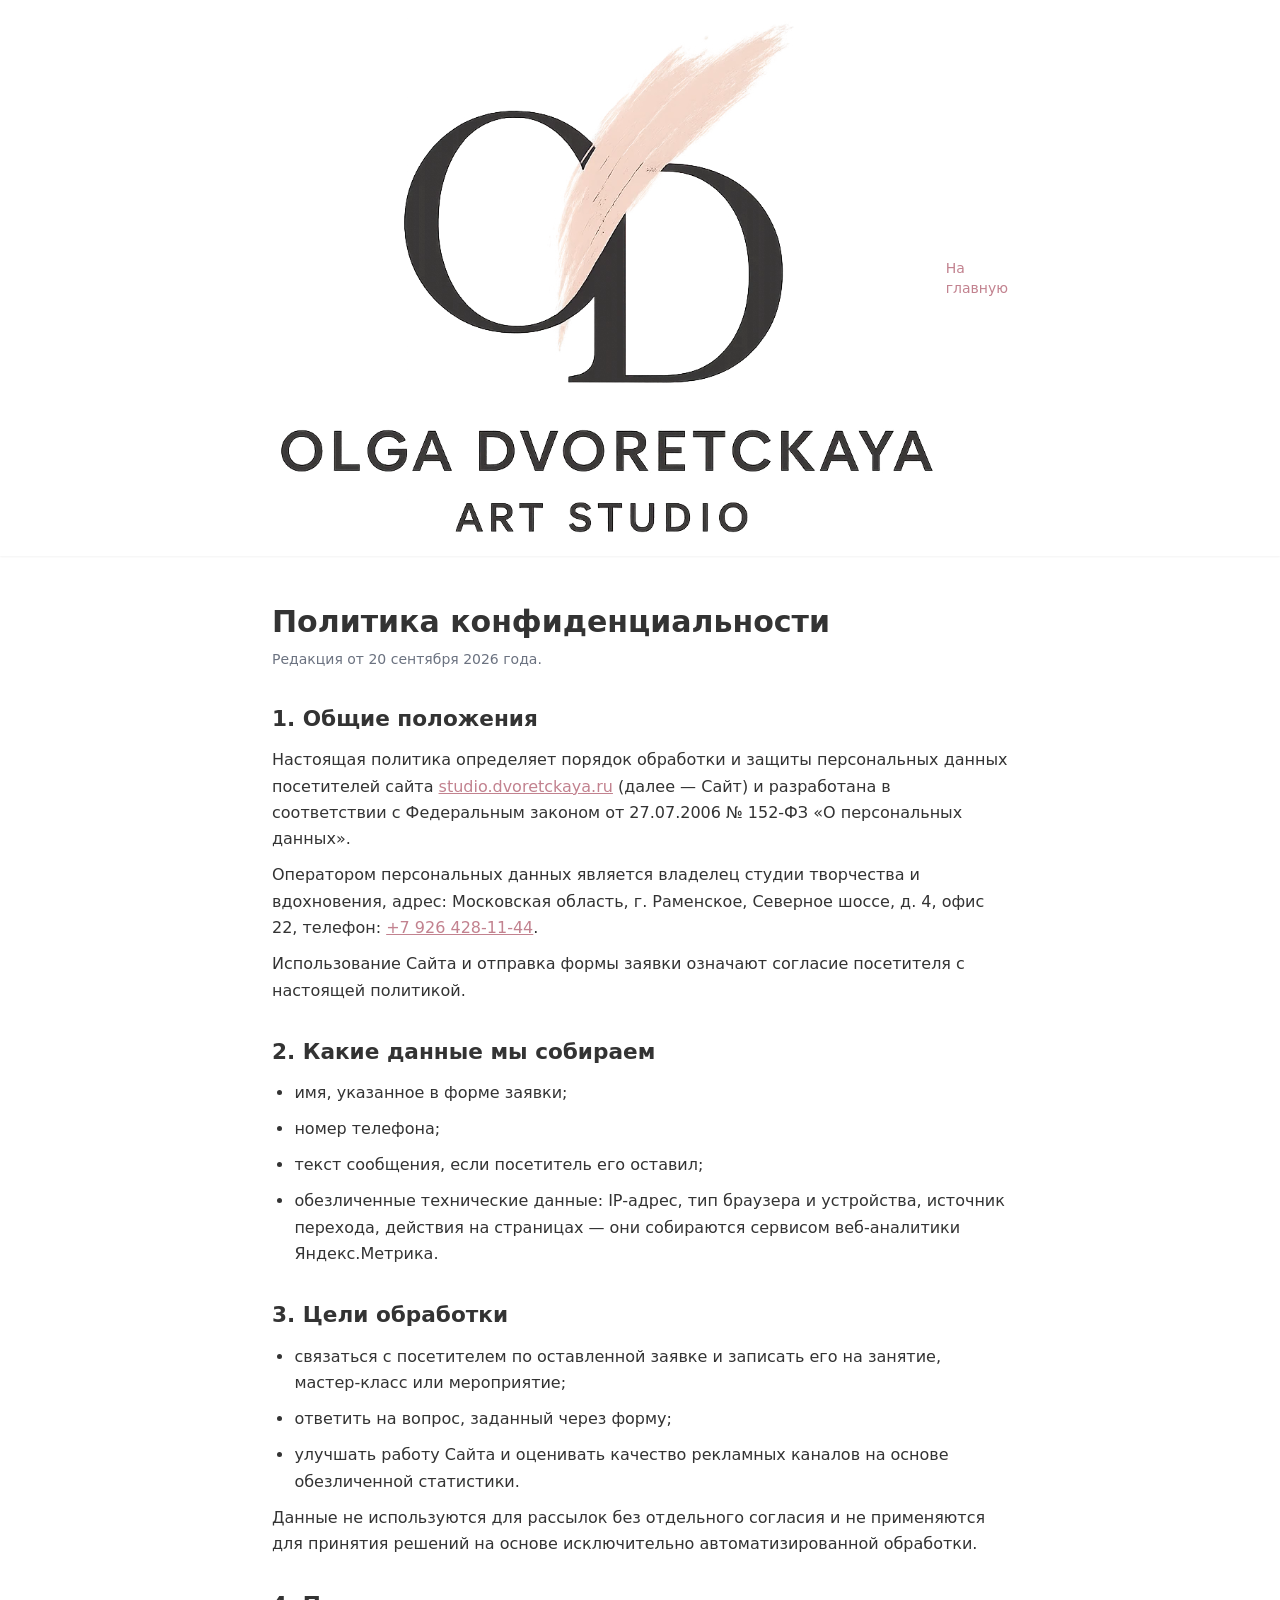
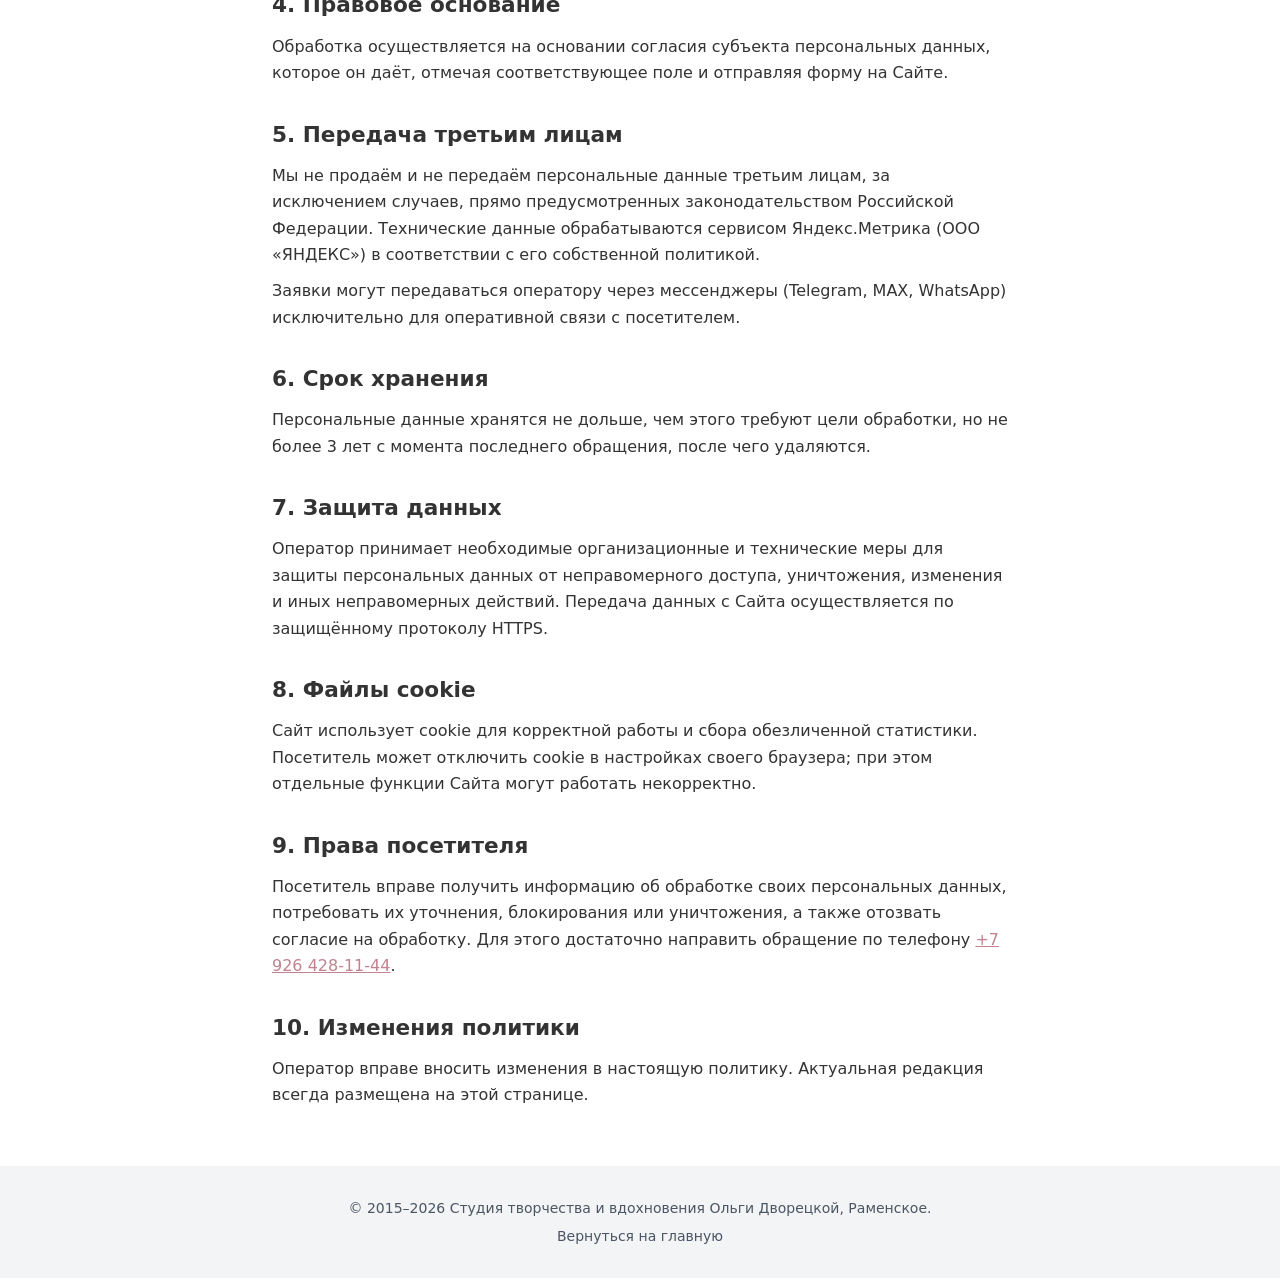
<file: privacy.html>
<!DOCTYPE html>
<html lang="ru">
<head>
    <meta charset="utf-8"/>
    <meta content="width=device-width, initial-scale=1.0" name="viewport"/>
    <title>Политика конфиденциальности — Студия творчества и вдохновения, Раменское</title>
    <meta content="Порядок обработки персональных данных на сайте студии творчества и вдохновения Ольги Дворецкой в Раменском." name="description"/>
    <meta content="noindex, follow" name="robots"/>
    <link href="https://studio.dvoretckaya.ru/privacy.html" rel="canonical"/>
    <link href="img/favicon.png" rel="icon" type="image/png"/>
    <link href="css/tailwind.min.css" rel="stylesheet"/>
    <style>
        :root { --primary-color: #C2828F; }
        body { font-family: 'Montserrat', system-ui, -apple-system, 'Segoe UI', sans-serif; color: #333; }
        .prose h2 { font-size: 1.35rem; font-weight: 700; margin: 2rem 0 .75rem; }
        .prose p, .prose li { margin-bottom: .6rem; line-height: 1.65; }
        .prose ul { list-style: disc; padding-left: 1.4rem; }
        .prose a { color: var(--primary-color); text-decoration: underline; }
    </style>
</head>
<body class="bg-white">
<header class="bg-white py-4 shadow-sm">
    <div class="max-w-3xl mx-auto px-4 flex items-center justify-between">
        <a href="/" class="flex items-center">
            <img alt="Студия творчества и вдохновения Ольги Дворецкой" class="h-14" src="img/Elegant-Art-Studio-Logo.webp">
        </a>
        <a href="/" class="text-sm underline" style="color:#C2828F">На главную</a>
    </div>
</header>

<main class="max-w-3xl mx-auto px-4 py-12 prose">
    <h1 class="text-3xl font-bold mb-2">Политика конфиденциальности</h1>
    <p class="text-sm text-gray-500">Редакция от 20 сентября 2026 года.</p>

    <h2>1. Общие положения</h2>
    <p>Настоящая политика определяет порядок обработки и защиты персональных данных посетителей сайта
        <a href="https://studio.dvoretckaya.ru/">studio.dvoretckaya.ru</a> (далее — Сайт) и разработана в соответствии
        с Федеральным законом от 27.07.2006 № 152-ФЗ «О персональных данных».</p>
    <p>Оператором персональных данных является владелец студии творчества и вдохновения, адрес: Московская область,
        г. Раменское, Северное шоссе, д. 4, офис 22, телефон: <a href="tel:+79264281144">+7 926 428-11-44</a>.</p>
    <p>Использование Сайта и отправка формы заявки означают согласие посетителя с настоящей политикой.</p>

    <h2>2. Какие данные мы собираем</h2>
    <ul>
        <li>имя, указанное в форме заявки;</li>
        <li>номер телефона;</li>
        <li>текст сообщения, если посетитель его оставил;</li>
        <li>обезличенные технические данные: IP-адрес, тип браузера и устройства, источник перехода, действия на
            страницах — они собираются сервисом веб-аналитики Яндекс.Метрика.</li>
    </ul>

    <h2>3. Цели обработки</h2>
    <ul>
        <li>связаться с посетителем по оставленной заявке и записать его на занятие, мастер-класс или мероприятие;</li>
        <li>ответить на вопрос, заданный через форму;</li>
        <li>улучшать работу Сайта и оценивать качество рекламных каналов на основе обезличенной статистики.</li>
    </ul>
    <p>Данные не используются для рассылок без отдельного согласия и не применяются для принятия решений на основе
        исключительно автоматизированной обработки.</p>

    <h2>4. Правовое основание</h2>
    <p>Обработка осуществляется на основании согласия субъекта персональных данных, которое он даёт, отмечая
        соответствующее поле и отправляя форму на Сайте.</p>

    <h2>5. Передача третьим лицам</h2>
    <p>Мы не продаём и не передаём персональные данные третьим лицам, за исключением случаев, прямо предусмотренных
        законодательством Российской Федерации. Технические данные обрабатываются сервисом Яндекс.Метрика
        (ООО «ЯНДЕКС») в соответствии с его собственной политикой.</p>
    <p>Заявки могут передаваться оператору через мессенджеры (Telegram, MAX, WhatsApp) исключительно для оперативной
        связи с посетителем.</p>

    <h2>6. Срок хранения</h2>
    <p>Персональные данные хранятся не дольше, чем этого требуют цели обработки, но не более 3 лет с момента
        последнего обращения, после чего удаляются.</p>

    <h2>7. Защита данных</h2>
    <p>Оператор принимает необходимые организационные и технические меры для защиты персональных данных от
        неправомерного доступа, уничтожения, изменения и иных неправомерных действий. Передача данных с Сайта
        осуществляется по защищённому протоколу HTTPS.</p>

    <h2>8. Файлы cookie</h2>
    <p>Сайт использует cookie для корректной работы и сбора обезличенной статистики. Посетитель может отключить
        cookie в настройках своего браузера; при этом отдельные функции Сайта могут работать некорректно.</p>

    <h2>9. Права посетителя</h2>
    <p>Посетитель вправе получить информацию об обработке своих персональных данных, потребовать их уточнения,
        блокирования или уничтожения, а также отозвать согласие на обработку. Для этого достаточно направить
        обращение по телефону <a href="tel:+79264281144">+7 926 428-11-44</a>.</p>

    <h2>10. Изменения политики</h2>
    <p>Оператор вправе вносить изменения в настоящую политику. Актуальная редакция всегда размещена на этой странице.</p>
</main>

<footer class="bg-gray-100 py-8 text-center text-sm text-gray-600">
    <p>© 2015–2026 Студия творчества и вдохновения Ольги Дворецкой, Раменское.</p>
    <p class="mt-2"><a class="underline" href="/">Вернуться на главную</a></p>
</footer>
</body>
</html>
</file>
